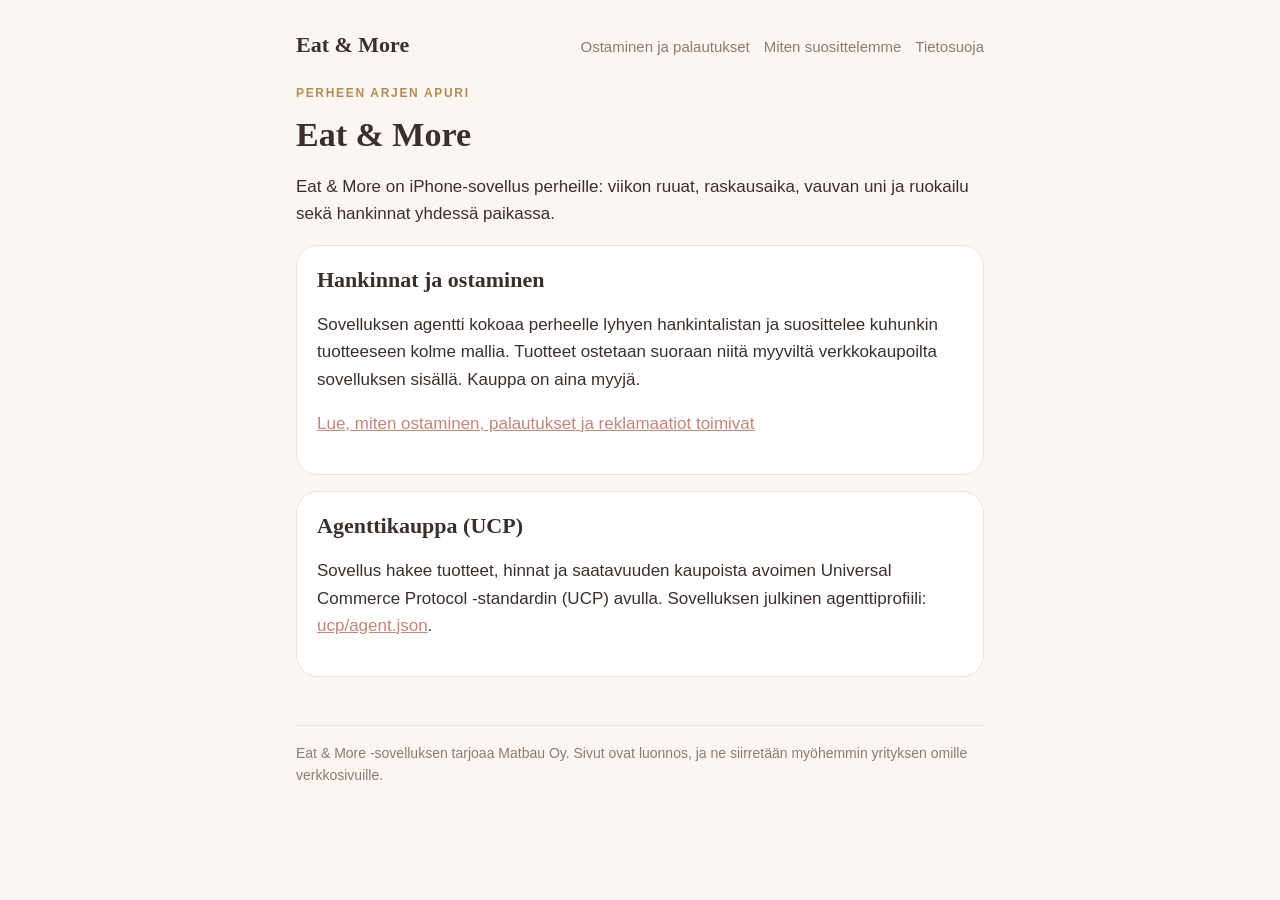
<file: index.html>
<!doctype html><html lang="fi"><head><meta charset="utf-8"><meta name="viewport" content="width=device-width,initial-scale=1"><title>Eat &amp; More</title><link rel="stylesheet" href="style.css"></head><body><main>
<header><a class="brand" href="./">Eat &amp; More</a><nav><a href="./ostaminen.html">Ostaminen ja palautukset</a><a href="./suosittelu.html">Miten suosittelemme</a><a href="./tietosuoja.html">Tietosuoja</a></nav></header>
<p class="eyebrow">Perheen arjen apuri</p>
<h1>Eat &amp; More</h1>
<p>Eat &amp; More on iPhone-sovellus perheille: viikon ruuat, raskausaika, vauvan uni ja ruokailu sekä hankinnat yhdessä paikassa.</p>
<div class="card"><h2 style="margin-top:0">Hankinnat ja ostaminen</h2>
<p>Sovelluksen agentti kokoaa perheelle lyhyen hankintalistan ja suosittelee kuhunkin tuotteeseen kolme mallia. Tuotteet ostetaan suoraan niitä myyviltä verkkokaupoilta sovelluksen sisällä. Kauppa on aina myyjä.</p>
<p><a href="./ostaminen.html">Lue, miten ostaminen, palautukset ja reklamaatiot toimivat</a></p></div>
<div class="card"><h2 style="margin-top:0">Agenttikauppa (UCP)</h2>
<p>Sovellus hakee tuotteet, hinnat ja saatavuuden kaupoista avoimen Universal Commerce Protocol -standardin (UCP) avulla. Sovelluksen julkinen agenttiprofiili: <a href="./ucp/agent.json">ucp/agent.json</a>.</p></div>
<footer>Eat &amp; More -sovelluksen tarjoaa Matbau Oy. Sivut ovat luonnos, ja ne siirretään myöhemmin yrityksen omille verkkosivuille.</footer>
</main></body></html>
</file>
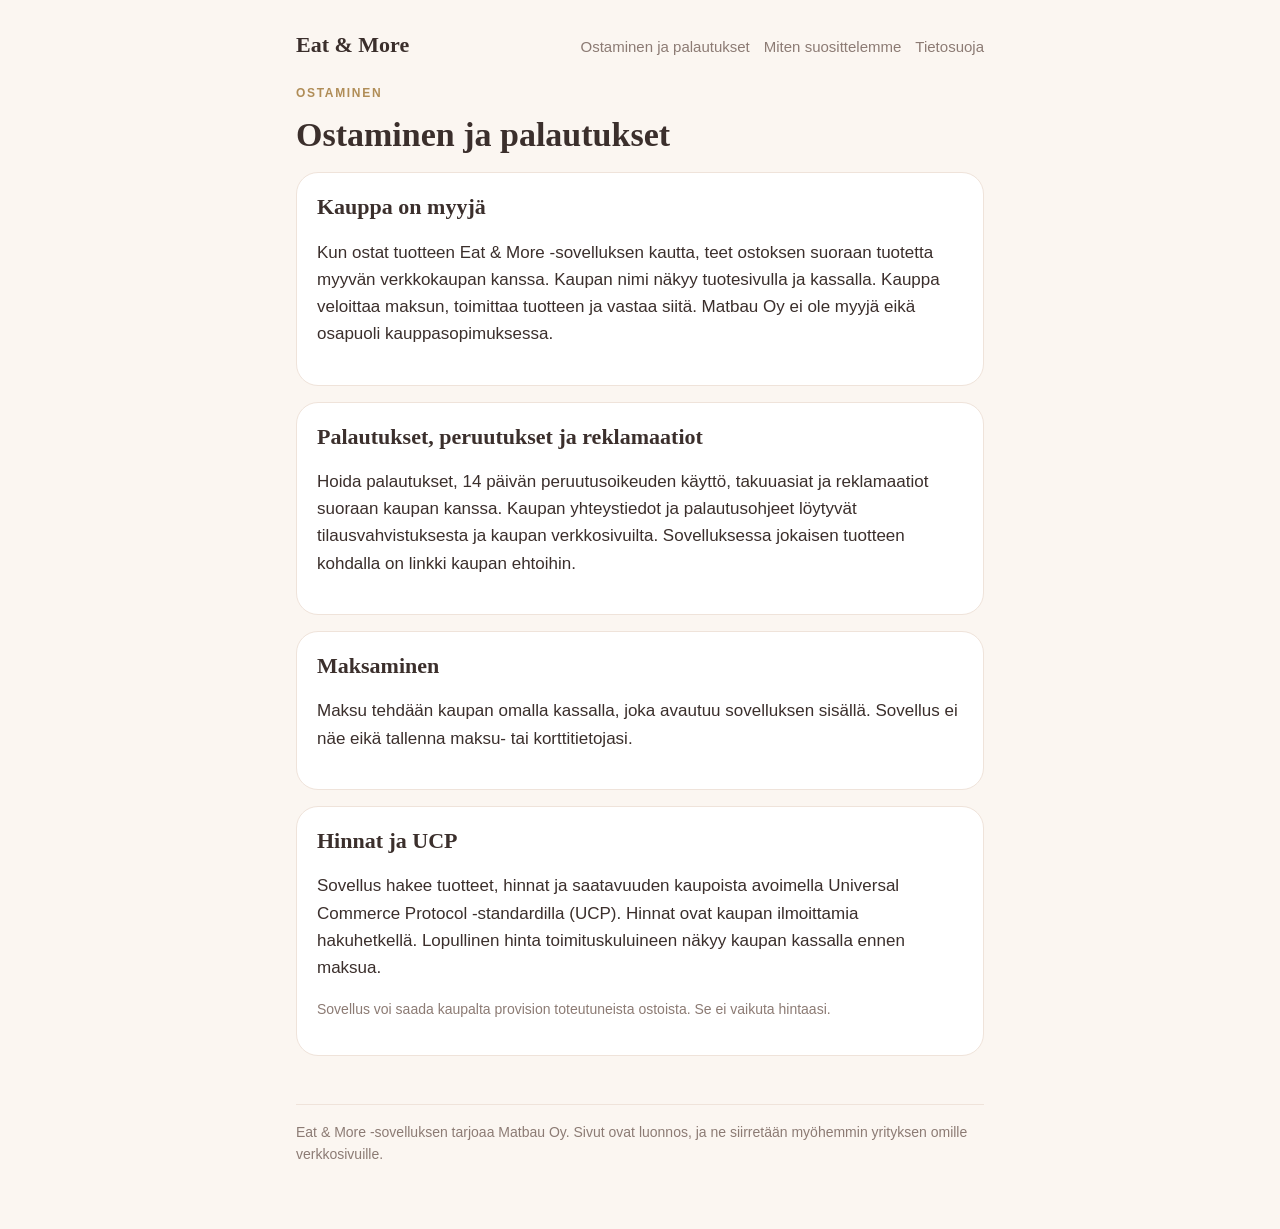
<file: ostaminen.html>
<!doctype html><html lang="fi"><head><meta charset="utf-8"><meta name="viewport" content="width=device-width,initial-scale=1"><title>Ostaminen ja palautukset</title><link rel="stylesheet" href="style.css"></head><body><main>
<header><a class="brand" href="./">Eat &amp; More</a><nav><a href="./ostaminen.html">Ostaminen ja palautukset</a><a href="./suosittelu.html">Miten suosittelemme</a><a href="./tietosuoja.html">Tietosuoja</a></nav></header>
<p class="eyebrow">Ostaminen</p>
<h1>Ostaminen ja palautukset</h1>
<div class="card"><h2 style="margin-top:0">Kauppa on myyjä</h2>
<p>Kun ostat tuotteen Eat &amp; More -sovelluksen kautta, teet ostoksen suoraan tuotetta myyvän verkkokaupan kanssa. Kaupan nimi näkyy tuotesivulla ja kassalla. Kauppa veloittaa maksun, toimittaa tuotteen ja vastaa siitä. Matbau Oy ei ole myyjä eikä osapuoli kauppasopimuksessa.</p></div>
<div class="card"><h2 style="margin-top:0">Palautukset, peruutukset ja reklamaatiot</h2>
<p>Hoida palautukset, 14 päivän peruutusoikeuden käyttö, takuuasiat ja reklamaatiot suoraan kaupan kanssa. Kaupan yhteystiedot ja palautusohjeet löytyvät tilausvahvistuksesta ja kaupan verkkosivuilta. Sovelluksessa jokaisen tuotteen kohdalla on linkki kaupan ehtoihin.</p></div>
<div class="card"><h2 style="margin-top:0">Maksaminen</h2>
<p>Maksu tehdään kaupan omalla kassalla, joka avautuu sovelluksen sisällä. Sovellus ei näe eikä tallenna maksu- tai korttitietojasi.</p></div>
<div class="card"><h2 style="margin-top:0">Hinnat ja UCP</h2>
<p>Sovellus hakee tuotteet, hinnat ja saatavuuden kaupoista avoimella Universal Commerce Protocol -standardilla (UCP). Hinnat ovat kaupan ilmoittamia hakuhetkellä. Lopullinen hinta toimituskuluineen näkyy kaupan kassalla ennen maksua.</p>
<p class="small">Sovellus voi saada kaupalta provision toteutuneista ostoista. Se ei vaikuta hintaasi.</p></div>
<footer>Eat &amp; More -sovelluksen tarjoaa Matbau Oy. Sivut ovat luonnos, ja ne siirretään myöhemmin yrityksen omille verkkosivuille.</footer>
</main></body></html>
</file>
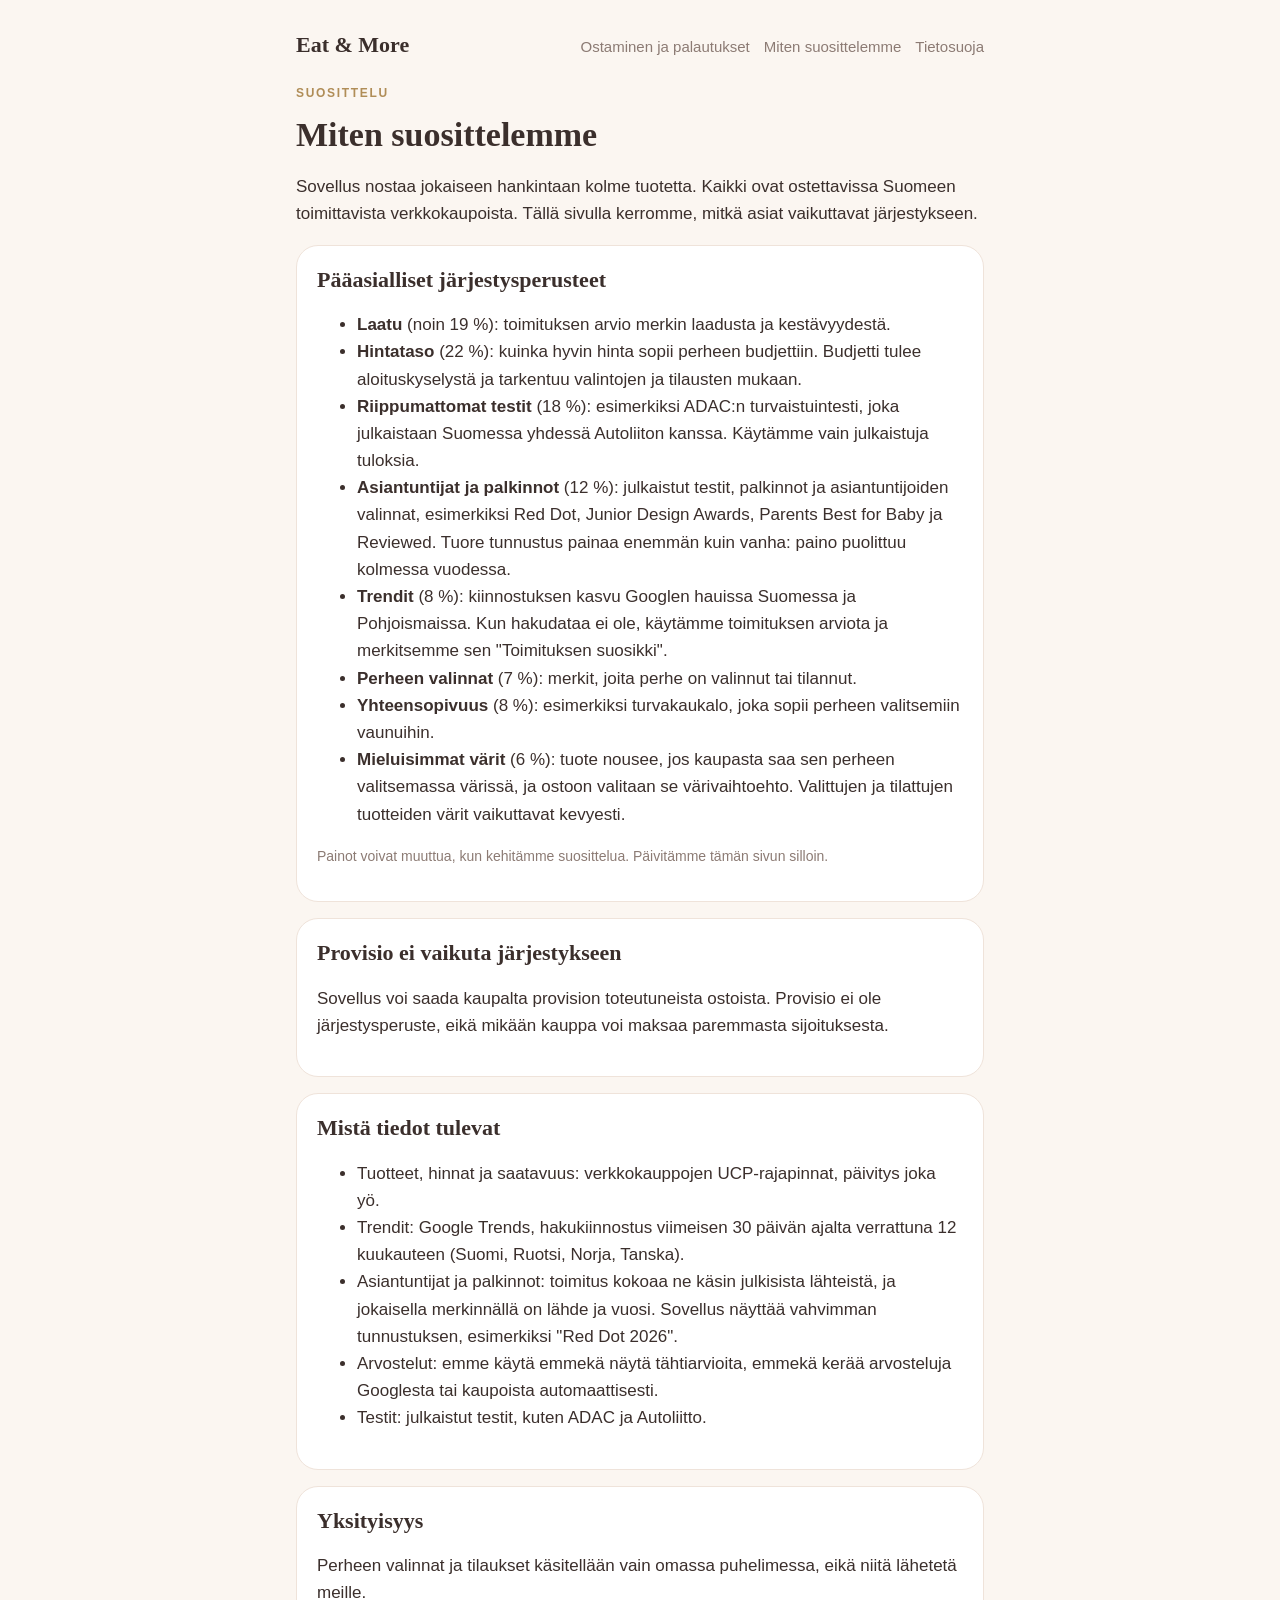
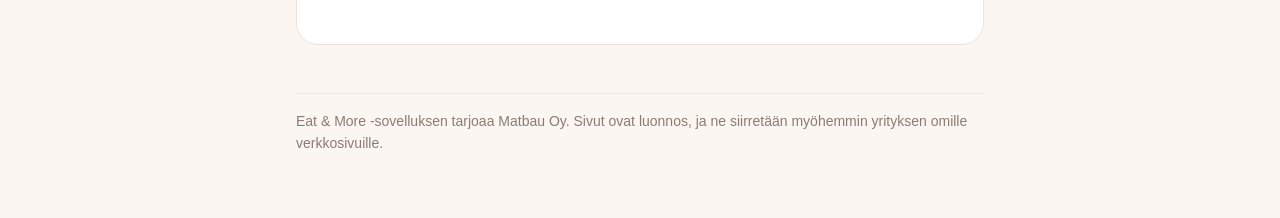
<file: suosittelu.html>
<!doctype html><html lang="fi"><head><meta charset="utf-8"><meta name="viewport" content="width=device-width,initial-scale=1"><title>Miten suosittelemme</title><link rel="stylesheet" href="style.css"></head><body><main>
<header><a class="brand" href="./">Eat &amp; More</a><nav><a href="./ostaminen.html">Ostaminen ja palautukset</a><a href="./suosittelu.html">Miten suosittelemme</a><a href="./tietosuoja.html">Tietosuoja</a></nav></header>
<p class="eyebrow">Suosittelu</p>
<h1>Miten suosittelemme</h1>
<p>Sovellus nostaa jokaiseen hankintaan kolme tuotetta. Kaikki ovat ostettavissa Suomeen toimittavista verkkokaupoista. Tällä sivulla kerromme, mitkä asiat vaikuttavat järjestykseen.</p>
<div class="card"><h2 style="margin-top:0">Pääasialliset järjestysperusteet</h2>
<ul>
<li><strong>Laatu</strong> (noin 19 %): toimituksen arvio merkin laadusta ja kestävyydestä.</li>
<li><strong>Hintataso</strong> (22 %): kuinka hyvin hinta sopii perheen budjettiin. Budjetti tulee aloituskyselystä ja tarkentuu valintojen ja tilausten mukaan.</li>
<li><strong>Riippumattomat testit</strong> (18 %): esimerkiksi ADAC:n turvaistuintesti, joka julkaistaan Suomessa yhdessä Autoliiton kanssa. Käytämme vain julkaistuja tuloksia.</li>
<li><strong>Asiantuntijat ja palkinnot</strong> (12 %): julkaistut testit, palkinnot ja asiantuntijoiden valinnat, esimerkiksi Red Dot, Junior Design Awards, Parents Best for Baby ja Reviewed. Tuore tunnustus painaa enemmän kuin vanha: paino puolittuu kolmessa vuodessa.</li>
<li><strong>Trendit</strong> (8 %): kiinnostuksen kasvu Googlen hauissa Suomessa ja Pohjoismaissa. Kun hakudataa ei ole, käytämme toimituksen arviota ja merkitsemme sen "Toimituksen suosikki".</li>
<li><strong>Perheen valinnat</strong> (7 %): merkit, joita perhe on valinnut tai tilannut.</li>
<li><strong>Yhteensopivuus</strong> (8 %): esimerkiksi turvakaukalo, joka sopii perheen valitsemiin vaunuihin.</li>
<li><strong>Mieluisimmat värit</strong> (6 %): tuote nousee, jos kaupasta saa sen perheen valitsemassa värissä, ja ostoon valitaan se värivaihtoehto. Valittujen ja tilattujen tuotteiden värit vaikuttavat kevyesti.</li>
</ul>
<p class="small">Painot voivat muuttua, kun kehitämme suosittelua. Päivitämme tämän sivun silloin.</p></div>
<div class="card"><h2 style="margin-top:0">Provisio ei vaikuta järjestykseen</h2>
<p>Sovellus voi saada kaupalta provision toteutuneista ostoista. Provisio ei ole järjestysperuste, eikä mikään kauppa voi maksaa paremmasta sijoituksesta.</p></div>
<div class="card"><h2 style="margin-top:0">Mistä tiedot tulevat</h2>
<ul>
<li>Tuotteet, hinnat ja saatavuus: verkkokauppojen UCP-rajapinnat, päivitys joka yö.</li>
<li>Trendit: Google Trends, hakukiinnostus viimeisen 30 päivän ajalta verrattuna 12 kuukauteen (Suomi, Ruotsi, Norja, Tanska).</li>
<li>Asiantuntijat ja palkinnot: toimitus kokoaa ne käsin julkisista lähteistä, ja jokaisella merkinnällä on lähde ja vuosi. Sovellus näyttää vahvimman tunnustuksen, esimerkiksi "Red Dot 2026".</li>
<li>Arvostelut: emme käytä emmekä näytä tähtiarvioita, emmekä kerää arvosteluja Googlesta tai kaupoista automaattisesti.</li>
<li>Testit: julkaistut testit, kuten ADAC ja Autoliitto.</li>
</ul></div>
<div class="card"><h2 style="margin-top:0">Yksityisyys</h2>
<p>Perheen valinnat ja tilaukset käsitellään vain omassa puhelimessa, eikä niitä lähetetä meille.</p></div>
<footer>Eat &amp; More -sovelluksen tarjoaa Matbau Oy. Sivut ovat luonnos, ja ne siirretään myöhemmin yrityksen omille verkkosivuille.</footer>
</main></body></html>
</file>
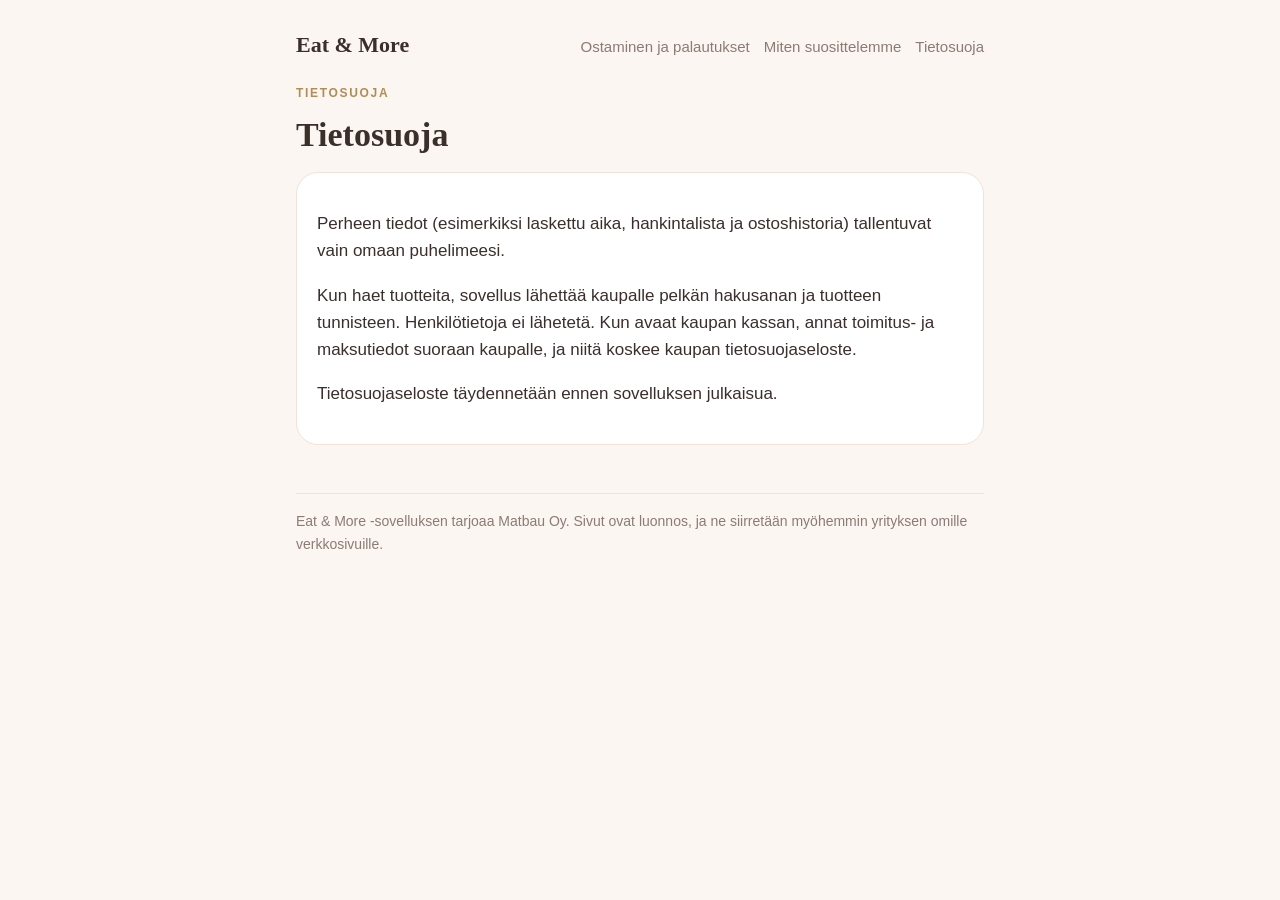
<file: tietosuoja.html>
<!doctype html><html lang="fi"><head><meta charset="utf-8"><meta name="viewport" content="width=device-width,initial-scale=1"><title>Tietosuoja</title><link rel="stylesheet" href="style.css"></head><body><main>
<header><a class="brand" href="./">Eat &amp; More</a><nav><a href="./ostaminen.html">Ostaminen ja palautukset</a><a href="./suosittelu.html">Miten suosittelemme</a><a href="./tietosuoja.html">Tietosuoja</a></nav></header>
<p class="eyebrow">Tietosuoja</p>
<h1>Tietosuoja</h1>
<div class="card"><p>Perheen tiedot (esimerkiksi laskettu aika, hankintalista ja ostoshistoria) tallentuvat vain omaan puhelimeesi.</p>
<p>Kun haet tuotteita, sovellus lähettää kaupalle pelkän hakusanan ja tuotteen tunnisteen. Henkilötietoja ei lähetetä. Kun avaat kaupan kassan, annat toimitus- ja maksutiedot suoraan kaupalle, ja niitä koskee kaupan tietosuojaseloste.</p>
<p>Tietosuojaseloste täydennetään ennen sovelluksen julkaisua.</p></div>
<footer>Eat &amp; More -sovelluksen tarjoaa Matbau Oy. Sivut ovat luonnos, ja ne siirretään myöhemmin yrityksen omille verkkosivuille.</footer>
</main></body></html>
</file>
<file: style.css>
:root{--bg:#FBF6F1;--surface:#fff;--ink:#3B2F2C;--muted:#8C7B74;--rose:#C4857A;--gold:#B08D57;--line:#EFE3DA}
@media (prefers-color-scheme:dark){:root{--bg:#15110F;--surface:#211A18;--ink:#F4EAE4;--muted:#B3A39C;--rose:#E7A799;--gold:#D8B57E;--line:#2F2522}}
*{box-sizing:border-box}body{margin:0;background:var(--bg);color:var(--ink);font:17px/1.6 -apple-system,BlinkMacSystemFont,"Segoe UI",Roboto,sans-serif}
main{max-width:720px;margin:0 auto;padding:32px 16px 64px}
header{display:flex;gap:16px;flex-wrap:wrap;align-items:baseline;justify-content:space-between;margin-bottom:24px}
header a.brand{font:600 22px/1.2 Georgia,serif;color:var(--ink);text-decoration:none}
nav a{color:var(--muted);margin-left:14px;text-decoration:none;font-size:15px}nav a:first-child{margin-left:0}
h1{font:600 34px/1.2 Georgia,serif;margin:8px 0 12px}h2{font:600 22px/1.3 Georgia,serif;margin:32px 0 8px}
.eyebrow{font-size:12px;letter-spacing:.14em;text-transform:uppercase;color:var(--gold);font-weight:600}
.card{background:var(--surface);border:1px solid var(--line);border-radius:22px;padding:20px;margin:16px 0}
a{color:var(--rose)}small,.small{color:var(--muted);font-size:14px}footer{margin-top:48px;color:var(--muted);font-size:14px;border-top:1px solid var(--line);padding-top:16px}
</file>
